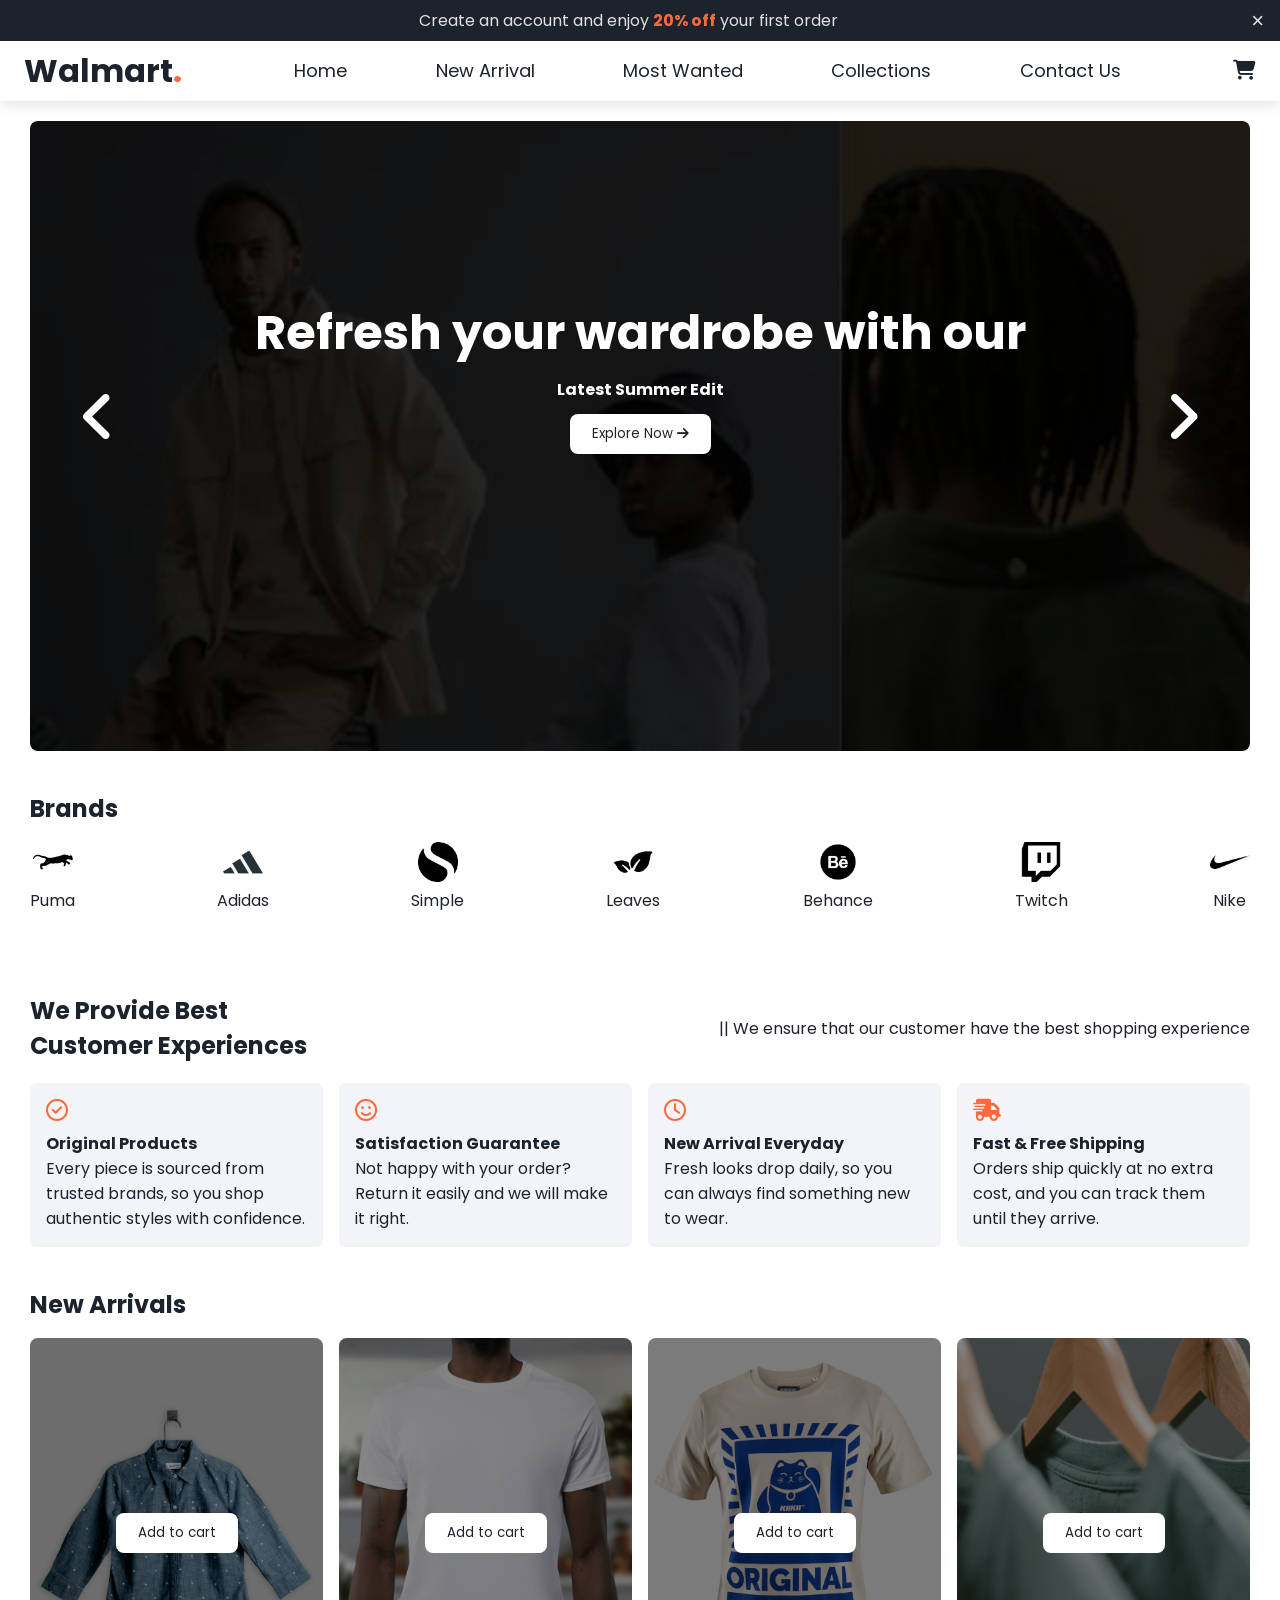
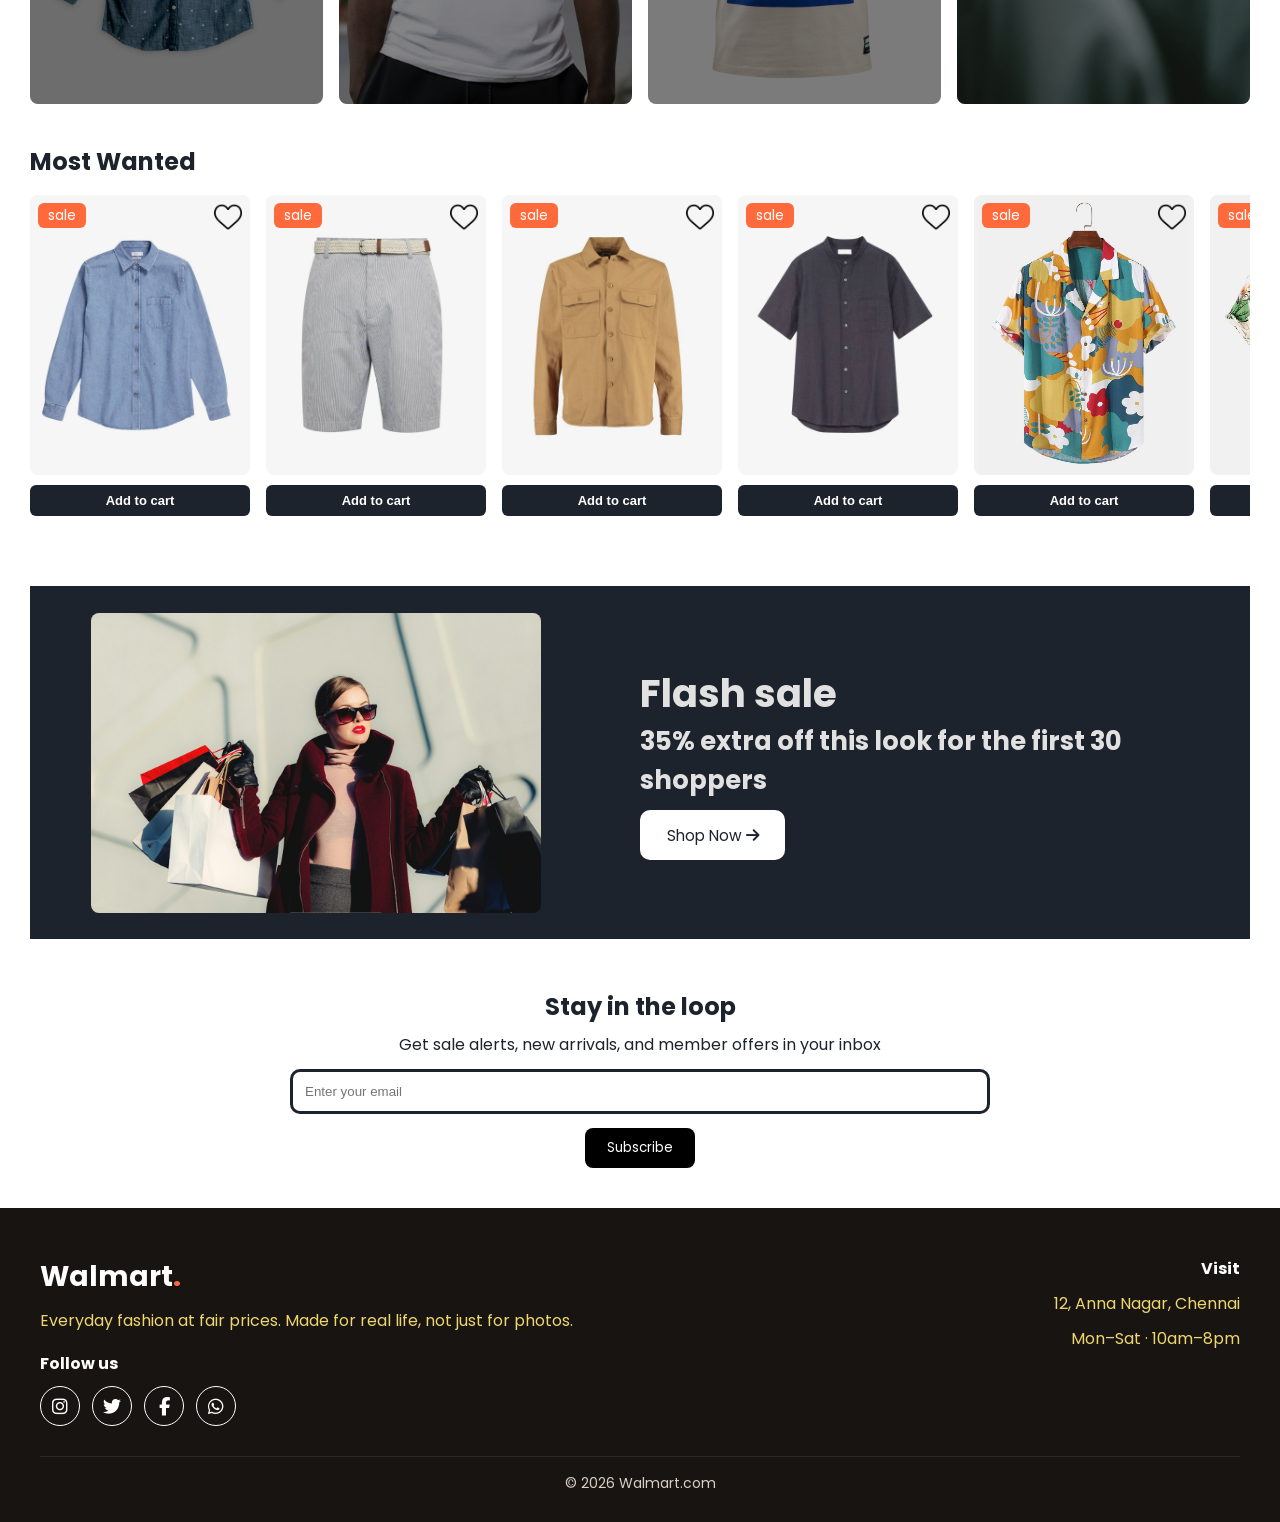
<file: index.html>
<!DOCTYPE html>
<html lang="en">
<head>
  <meta charset="UTF-8">
  <meta name="viewport" content="width=device-width, initial-scale=1.0">
  <title>Walmart | Online Shopping</title>
  <link rel="preconnect" href="https://fonts.googleapis.com">
  <link rel="preconnect" href="https://fonts.gstatic.com" crossorigin>
  <link href="https://fonts.googleapis.com/css2?family=Poppins:wght@400;500;600;700&display=swap" rel="stylesheet">
  <link rel="stylesheet" href="https://cdnjs.cloudflare.com/ajax/libs/font-awesome/6.5.1/css/all.min.css">
  <link rel="stylesheet" href="style.css">
</head>
<body>

  <!-- Offer bar at the top (can be closed with X) -->
  <div class="offer-bar" id="offerBar">
    Create an account and enjoy <strong>20% off</strong> your first order
    <button class="offer-close" id="offerClose" aria-label="Close offer">&times;</button>
  </div>

  <!-- Side menu for mobile -->
  <div class="side-navbar" id="sideNavbar">
    <button type="button" class="side-navbar-close" id="sideNavbarClose" aria-label="Close menu">&times;</button>
    <div class="side-navbar-links">
      <p class="side-navbar-link"><a href="index.html">Home</a></p>
      <p class="side-navbar-link"><a href="index.html#new-arrival">New Arrival</a></p>
      <p class="side-navbar-link"><a href="index.html#most-wanted">Most Wanted</a></p>
      <p class="side-navbar-link"><a href="collections.html">Collections</a></p>
      <p class="side-navbar-link"><a href="contact.html">Contact Us</a></p>
    </div>
  </div>
  <div class="menu-backdrop" id="menuBackdrop"></div>

  <!-- Main navigation -->
  <nav class="navbar">
    <h1>Walmart<span>.</span></h1>
    <div class="navbar-links">
      <p><a href="index.html">Home</a></p>
      <p><a href="index.html#new-arrival">New Arrival</a></p>
      <p><a href="index.html#most-wanted">Most Wanted</a></p>
      <p><a href="collections.html">Collections</a></p>
      <p><a href="contact.html">Contact Us</a></p>
    </div>
    <div class="navbar-right">
      <div class="cart-box">
        <p class="cart-notice" id="cartNotice">Added to cart</p>
        <button type="button" class="cart-btn" id="cartBtn" aria-label="Cart">
          <i class="fa-solid fa-cart-shopping"></i>
          <span class="cart-count" id="cartCount">0</span>
        </button>
        <div class="cart-panel" id="cartPanel">
          <div class="cart-panel-head">
            <h3>Your cart</h3>
            <button type="button" class="cart-panel-close" id="cartPanelClose" aria-label="Close cart">&times;</button>
          </div>
          <div class="cart-panel-list" id="cartList"></div>
          <p class="cart-panel-empty" id="cartEmpty">Your cart is empty.</p>
          <p class="cart-panel-total" id="cartTotal"></p>
          <button type="button" class="cart-clear" id="cartClear">Clear cart</button>
        </div>
      </div>
      <button type="button" class="navbar-menu-toggle" id="menuToggle" aria-label="Open menu">
        <i class="fa-solid fa-bars"></i>
      </button>
    </div>
  </nav>

  <!-- Image slider -->
  <div class="slider">
    <div class="slider-left-button" id="sliderLeft">
      <i class="fa-solid fa-angle-left"></i>
    </div>

    <div class="slider-image-container" id="sliderImages">
      <div class="slider-image">
        <img src="img/others/slider-one.jpg" alt="Summer collection">
      </div>
      <div class="slider-image">
        <img src="img/others/slider-two.jpg" alt="New styles">
      </div>
      <div class="slider-image">
        <img src="img/others/slider-three.jpg" alt="Fashion look">
      </div>
    </div>

    <div class="slider-content">
      <h1>Refresh your wardrobe with our</h1>
      <h4>Latest Summer Edit</h4>
      <a href="collections.html"><button>Explore Now <i class="fa-solid fa-arrow-right"></i></button></a>
    </div>

    <div class="slider-right-button" id="sliderRight">
      <i class="fa-solid fa-angle-right"></i>
    </div>
  </div>

  <!-- Brand logos -->
  <section class="container">
    <h2>Brands</h2>
    <div class="brands">
      <div class="brands-item">
        <img class="brands-icon" src="img/icons/puma.png" alt="Puma">
        <p>Puma</p>
      </div>
      <div class="brands-item">
        <img class="brands-icon" src="img/icons/adidas.png" alt="Adidas">
        <p>Adidas</p>
      </div>
      <div class="brands-item">
        <img class="brands-icon" src="img/icons/simple.png" alt="Simple">
        <p>Simple</p>
      </div>
      <div class="brands-item">
        <img class="brands-icon" src="img/icons/leaves.png" alt="Leaves">
        <p>Leaves</p>
      </div>
      <div class="brands-item">
        <img class="brands-icon" src="img/icons/behance.png" alt="Behance">
        <p>Behance</p>
      </div>
      <div class="brands-item">
        <img class="brands-icon" src="img/icons/twitch.png" alt="Twitch">
        <p>Twitch</p>
      </div>
      <div class="brands-item">
        <img class="brands-icon" src="img/icons/nike.png" alt="Nike">
        <p>Nike</p>
      </div>
    </div>
  </section>

  <!-- Customer experience -->
  <section class="container">
    <div class="services-top">
      <div>
        <h2>We Provide Best</h2>
        <h2>Customer Experiences</h2>
      </div>
      <p>|| We ensure that our customer have the best shopping experience</p>
    </div>

    <div class="services-cards">
      <div>
        <i class="fa-regular fa-circle-check"></i>
        <h4>Original Products</h4>
        <p>Every piece is sourced from trusted brands, so you shop authentic styles with confidence.</p>
      </div>
      <div>
        <i class="fa-regular fa-face-smile"></i>
        <h4>Satisfaction Guarantee</h4>
        <p>Not happy with your order? Return it easily and we will make it right.</p>
      </div>
      <div>
        <i class="fa-regular fa-clock"></i>
        <h4>New Arrival Everyday</h4>
        <p>Fresh looks drop daily, so you can always find something new to wear.</p>
      </div>
      <div>
        <i class="fa-solid fa-truck-fast"></i>
        <h4>Fast & Free Shipping</h4>
        <p>Orders ship quickly at no extra cost, and you can track them until they arrive.</p>
      </div>
    </div>
  </section>

  <!-- New Arrivals -->
  <section class="container" id="new-arrival">
    <h1>New Arrivals</h1>
    <div class="new-arrival">
      <div class="new-arrival-box">
        <img src="img/products/n1.jpg" alt="Sky camp shirt">
        <div class="overlay"></div>
        <button type="button" class="add-cart" data-name="Sky Camp Shirt" data-price="249">Add to cart</button>
      </div>
      <div class="new-arrival-box">
        <img src="img/products/n2.jpg" alt="Harbor knit tee">
        <div class="overlay"></div>
        <button type="button" class="add-cart" data-name="Harbor Knit" data-price="289">Add to cart</button>
      </div>
      <div class="new-arrival-box">
        <img src="img/products/n3.jpg" alt="Midnight print shirt">
        <div class="overlay"></div>
        <button type="button" class="add-cart" data-name="Midnight Shirt" data-price="320">Add to cart</button>
      </div>
      <div class="new-arrival-box">
        <img src="img/products/n4.jpg" alt="Ivory stacked tees">
        <div class="overlay"></div>
        <button type="button" class="add-cart" data-name="Ivory Resort Shirt" data-price="365">Add to cart</button>
      </div>
    </div>
  </section>

  <!-- Most Wanted -->
  <section class="container" id="most-wanted">
    <h1>Most Wanted</h1>
    <div class="most-wanted">
      <div class="most-wanted-box">
        <div class="most-wanted-img">
          <img src="img/products/n5.jpg" alt="Most wanted 1">
          <p class="sale-badge">sale</p>
          <img class="like-button" src="img/icons/blackheart.png" alt="Like">
        </div>
        <button type="button" class="add-cart" data-name="Cedar Work Shirt" data-price="399">Add to cart</button>
      </div>
      <div class="most-wanted-box">
        <div class="most-wanted-img">
          <img src="img/products/n6.jpg" alt="Most wanted 2">
          <p class="sale-badge">sale</p>
          <img class="like-button" src="img/icons/blackheart.png" alt="Like">
        </div>
        <button type="button" class="add-cart" data-name="Olive Weekend Shirt" data-price="420">Add to cart</button>
      </div>
      <div class="most-wanted-box">
        <div class="most-wanted-img">
          <img src="img/products/n7.jpg" alt="Most wanted 3">
          <p class="sale-badge">sale</p>
          <img class="like-button" src="img/icons/blackheart.png" alt="Like">
        </div>
        <button type="button" class="add-cart" data-name="Ink Stripe Shirt" data-price="450">Add to cart</button>
      </div>
      <div class="most-wanted-box">
        <div class="most-wanted-img">
          <img src="img/products/n8.jpg" alt="Most wanted 4">
          <p class="sale-badge">sale</p>
          <img class="like-button" src="img/icons/blackheart.png" alt="Like">
        </div>
        <button type="button" class="add-cart" data-name="Sand Travel Shirt" data-price="480">Add to cart</button>
      </div>
      <div class="most-wanted-box">
        <div class="most-wanted-img">
          <img src="img/products/f1.jpg" alt="Most wanted 5">
          <p class="sale-badge">sale</p>
          <img class="like-button" src="img/icons/blackheart.png" alt="Like">
        </div>
        <button type="button" class="add-cart" data-name="Floral Summer Shirt" data-price="220">Add to cart</button>
      </div>
      <div class="most-wanted-box">
        <div class="most-wanted-img">
          <img src="img/products/f2.jpg" alt="Most wanted 6">
          <p class="sale-badge">sale</p>
          <img class="like-button" src="img/icons/blackheart.png" alt="Like">
        </div>
        <button type="button" class="add-cart" data-name="Summer Green" data-price="260">Add to cart</button>
      </div>
      <div class="most-wanted-box">
        <div class="most-wanted-img">
          <img src="img/products/f3.jpg" alt="Most wanted 7">
          <p class="sale-badge">sale</p>
          <img class="like-button" src="img/icons/blackheart.png" alt="Like">
        </div>
        <button type="button" class="add-cart" data-name="Party Floral Shirt" data-price="399">Add to cart</button>
      </div>
      <div class="most-wanted-box">
        <div class="most-wanted-img">
          <img src="img/products/f4.jpg" alt="Most wanted 8">
          <p class="sale-badge">sale</p>
          <img class="like-button" src="img/icons/blackheart.png" alt="Like">
        </div>
        <button type="button" class="add-cart" data-name="Beach Floral Shirt" data-price="399">Add to cart</button>
      </div>
    </div>
  </section>

  <!-- Limited offer -->
  <section class="limited-offer">
    <div class="limited-offer-img">
      <img src="img/others/offer.jpg?v=2" alt="Shopper choosing a new look">
    </div>
    <div class="limited-offer-text">
      <h2>Flash sale</h2>
      <h4>35% extra off this look for the first 30 shoppers</h4>
      <a href="collections.html"><button>Shop Now <i class="fa-solid fa-arrow-right"></i></button></a>
    </div>
  </section>

  <!-- Newsletter -->
  <section class="news">
    <h2>Stay in the loop</h2>
    <p>Get sale alerts, new arrivals, and member offers in your inbox</p>
    <form id="newsForm" novalidate>
      <div class="form-group">
        <input type="email" id="newsEmail" placeholder="Enter your email">
        <p class="error" id="newsEmailError"></p>
      </div>
      <button type="submit">Subscribe</button>
    </form>
  </section>

  <!-- Footer -->
  <footer class="footer">
    <div class="footer-top">
      <div class="footer-box">
        <a class="footer-logo" href="index.html">Walmart<span>.</span></a>
        <p>Everyday fashion at fair prices. Made for real life, not just for photos.</p>
        <h4>Follow us</h4>
        <div class="footer-social">
          <a href="#" aria-label="Instagram"><i class="fa-brands fa-instagram"></i></a>
          <a href="#" aria-label="Twitter"><i class="fa-brands fa-twitter"></i></a>
          <a href="#" aria-label="Facebook"><i class="fa-brands fa-facebook-f"></i></a>
          <a href="#" aria-label="WhatsApp"><i class="fa-brands fa-whatsapp"></i></a>
        </div>
      </div>
      <div class="footer-box footer-visit">
        <h4>Visit</h4>
        <p>12, Anna Nagar, Chennai</p>
        <p>Mon–Sat · 10am–8pm</p>
      </div>
    </div>
    <p class="copy">© 2026 Walmart.com</p>
  </footer>

  <script src="script.js"></script>
</body>
</html>
</file>
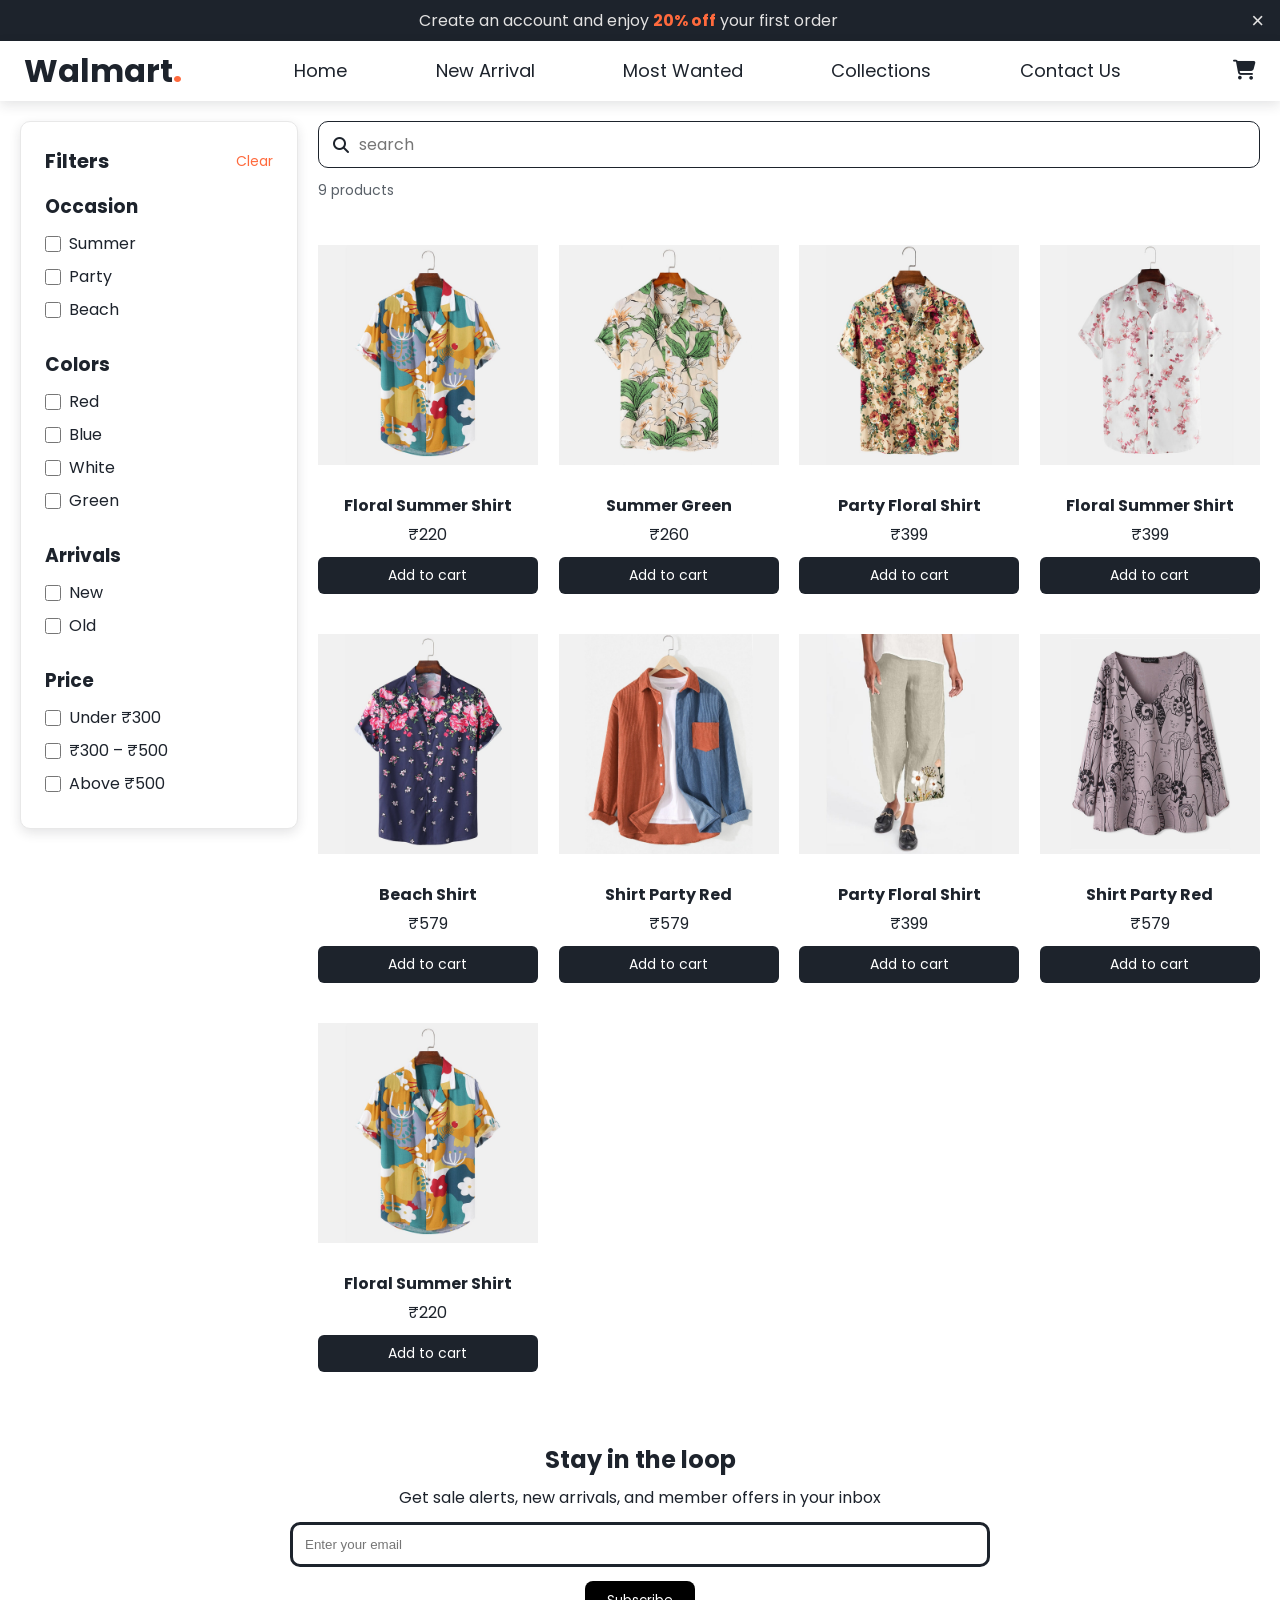
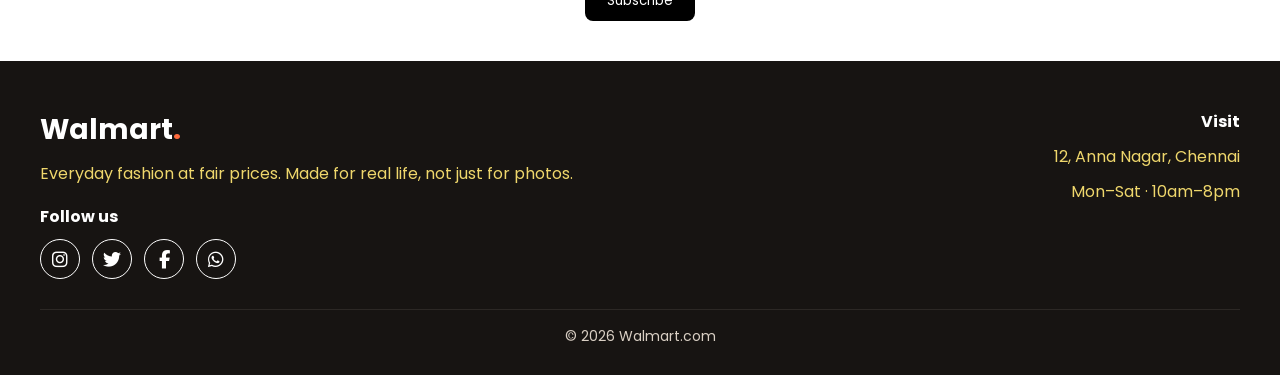
<file: collections.html>
<!DOCTYPE html>
<html lang="en">
<head>
  <meta charset="UTF-8">
  <meta name="viewport" content="width=device-width, initial-scale=1.0">
  <title>Collections</title>
  <link rel="preconnect" href="https://fonts.googleapis.com">
  <link rel="preconnect" href="https://fonts.gstatic.com" crossorigin>
  <link href="https://fonts.googleapis.com/css2?family=Poppins:wght@400;500;600;700&display=swap" rel="stylesheet">
  <link rel="stylesheet" href="https://cdnjs.cloudflare.com/ajax/libs/font-awesome/6.5.1/css/all.min.css">
  <link rel="stylesheet" href="style.css">
</head>
<body>

  <div class="offer-bar" id="offerBar">
    Create an account and enjoy <strong>20% off</strong> your first order
    <button class="offer-close" id="offerClose" aria-label="Close offer">&times;</button>
  </div>

  <div class="side-navbar" id="sideNavbar">
    <button type="button" class="side-navbar-close" id="sideNavbarClose" aria-label="Close menu">&times;</button>
    <div class="side-navbar-links">
      <p class="side-navbar-link"><a href="index.html">Home</a></p>
      <p class="side-navbar-link"><a href="index.html#new-arrival">New Arrival</a></p>
      <p class="side-navbar-link"><a href="index.html#most-wanted">Most Wanted</a></p>
      <p class="side-navbar-link"><a href="collections.html">Collections</a></p>
      <p class="side-navbar-link"><a href="contact.html">Contact Us</a></p>
    </div>
  </div>
  <div class="menu-backdrop" id="menuBackdrop"></div>

  <nav class="navbar">
    <h1>Walmart<span>.</span></h1>
    <div class="navbar-links">
      <p><a href="index.html">Home</a></p>
      <p><a href="index.html#new-arrival">New Arrival</a></p>
      <p><a href="index.html#most-wanted">Most Wanted</a></p>
      <p><a href="collections.html">Collections</a></p>
      <p><a href="contact.html">Contact Us</a></p>
    </div>
    <div class="navbar-right">
      <div class="cart-box">
        <p class="cart-notice" id="cartNotice">Added to cart</p>
        <button type="button" class="cart-btn" id="cartBtn" aria-label="Cart">
          <i class="fa-solid fa-cart-shopping"></i>
          <span class="cart-count" id="cartCount">0</span>
        </button>
        <div class="cart-panel" id="cartPanel">
          <div class="cart-panel-head">
            <h3>Your cart</h3>
            <button type="button" class="cart-panel-close" id="cartPanelClose" aria-label="Close cart">&times;</button>
          </div>
          <div class="cart-panel-list" id="cartList"></div>
          <p class="cart-panel-empty" id="cartEmpty">Your cart is empty.</p>
          <p class="cart-panel-total" id="cartTotal"></p>
          <button type="button" class="cart-clear" id="cartClear">Clear cart</button>
        </div>
      </div>
      <button type="button" class="navbar-menu-toggle" id="menuToggle" aria-label="Open menu">
        <i class="fa-solid fa-bars"></i>
      </button>
    </div>
  </nav>

  <section class="divide-section">

    <!-- Left side: filters -->
    <aside class="filter-section">
      <div class="filters-top">
        <h2>Filters</h2>
        <button type="button" class="clear-filters" id="clearFilters">Clear</button>
      </div>

      <div class="filter-group">
        <h3>Occasion</h3>
        <label><input type="checkbox" name="occasion" value="summer"> Summer</label>
        <label><input type="checkbox" name="occasion" value="party"> Party</label>
        <label><input type="checkbox" name="occasion" value="beach"> Beach</label>
      </div>

      <div class="filter-group">
        <h3>Colors</h3>
        <label><input type="checkbox" name="color" value="red"> Red</label>
        <label><input type="checkbox" name="color" value="blue"> Blue</label>
        <label><input type="checkbox" name="color" value="white"> White</label>
        <label><input type="checkbox" name="color" value="green"> Green</label>
      </div>

      <div class="filter-group">
        <h3>Arrivals</h3>
        <label><input type="checkbox" name="arrival" value="new"> New</label>
        <label><input type="checkbox" name="arrival" value="old"> Old</label>
      </div>

      <div class="filter-group">
        <h3>Price</h3>
        <label><input type="checkbox" name="price" value="under300"> Under ₹300</label>
        <label><input type="checkbox" name="price" value="300to500"> ₹300 – ₹500</label>
        <label><input type="checkbox" name="price" value="above500"> Above ₹500</label>
      </div>
    </aside>

    <!-- Right side: search + products -->
    <div class="product-section">
      <div class="navbar-search">
        <i class="fa-solid fa-magnifying-glass"></i>
        <input type="search" id="searchInput" placeholder="search">
      </div>
      <p class="result-count" id="resultCount"></p>

      <div class="products" id="products"></div>
      <p class="empty-products" id="noProducts">No products match this filter. Try another option or clear filters.</p>
    </div>

  </section>

  <section class="news">
    <h2>Stay in the loop</h2>
    <p>Get sale alerts, new arrivals, and member offers in your inbox</p>
    <form id="newsForm" novalidate>
      <div class="form-group">
        <input type="email" id="newsEmail" placeholder="Enter your email">
        <p class="error" id="newsEmailError"></p>
      </div>
      <button type="submit">Subscribe</button>
    </form>
  </section>

  <footer class="footer">
    <div class="footer-top">
      <div class="footer-box">
        <a class="footer-logo" href="index.html">Walmart<span>.</span></a>
        <p>Everyday fashion at fair prices. Made for real life, not just for photos.</p>
        <h4>Follow us</h4>
        <div class="footer-social">
          <a href="#" aria-label="Instagram"><i class="fa-brands fa-instagram"></i></a>
          <a href="#" aria-label="Twitter"><i class="fa-brands fa-twitter"></i></a>
          <a href="#" aria-label="Facebook"><i class="fa-brands fa-facebook-f"></i></a>
          <a href="#" aria-label="WhatsApp"><i class="fa-brands fa-whatsapp"></i></a>
        </div>
      </div>
      <div class="footer-box footer-visit">
        <h4>Visit</h4>
        <p>12, Anna Nagar, Chennai</p>
        <p>Mon–Sat · 10am–8pm</p>
      </div>
    </div>
    <p class="copy">© 2026 Walmart.com</p>
  </footer>

  <script src="script.js"></script>
</body>
</html>
</file>
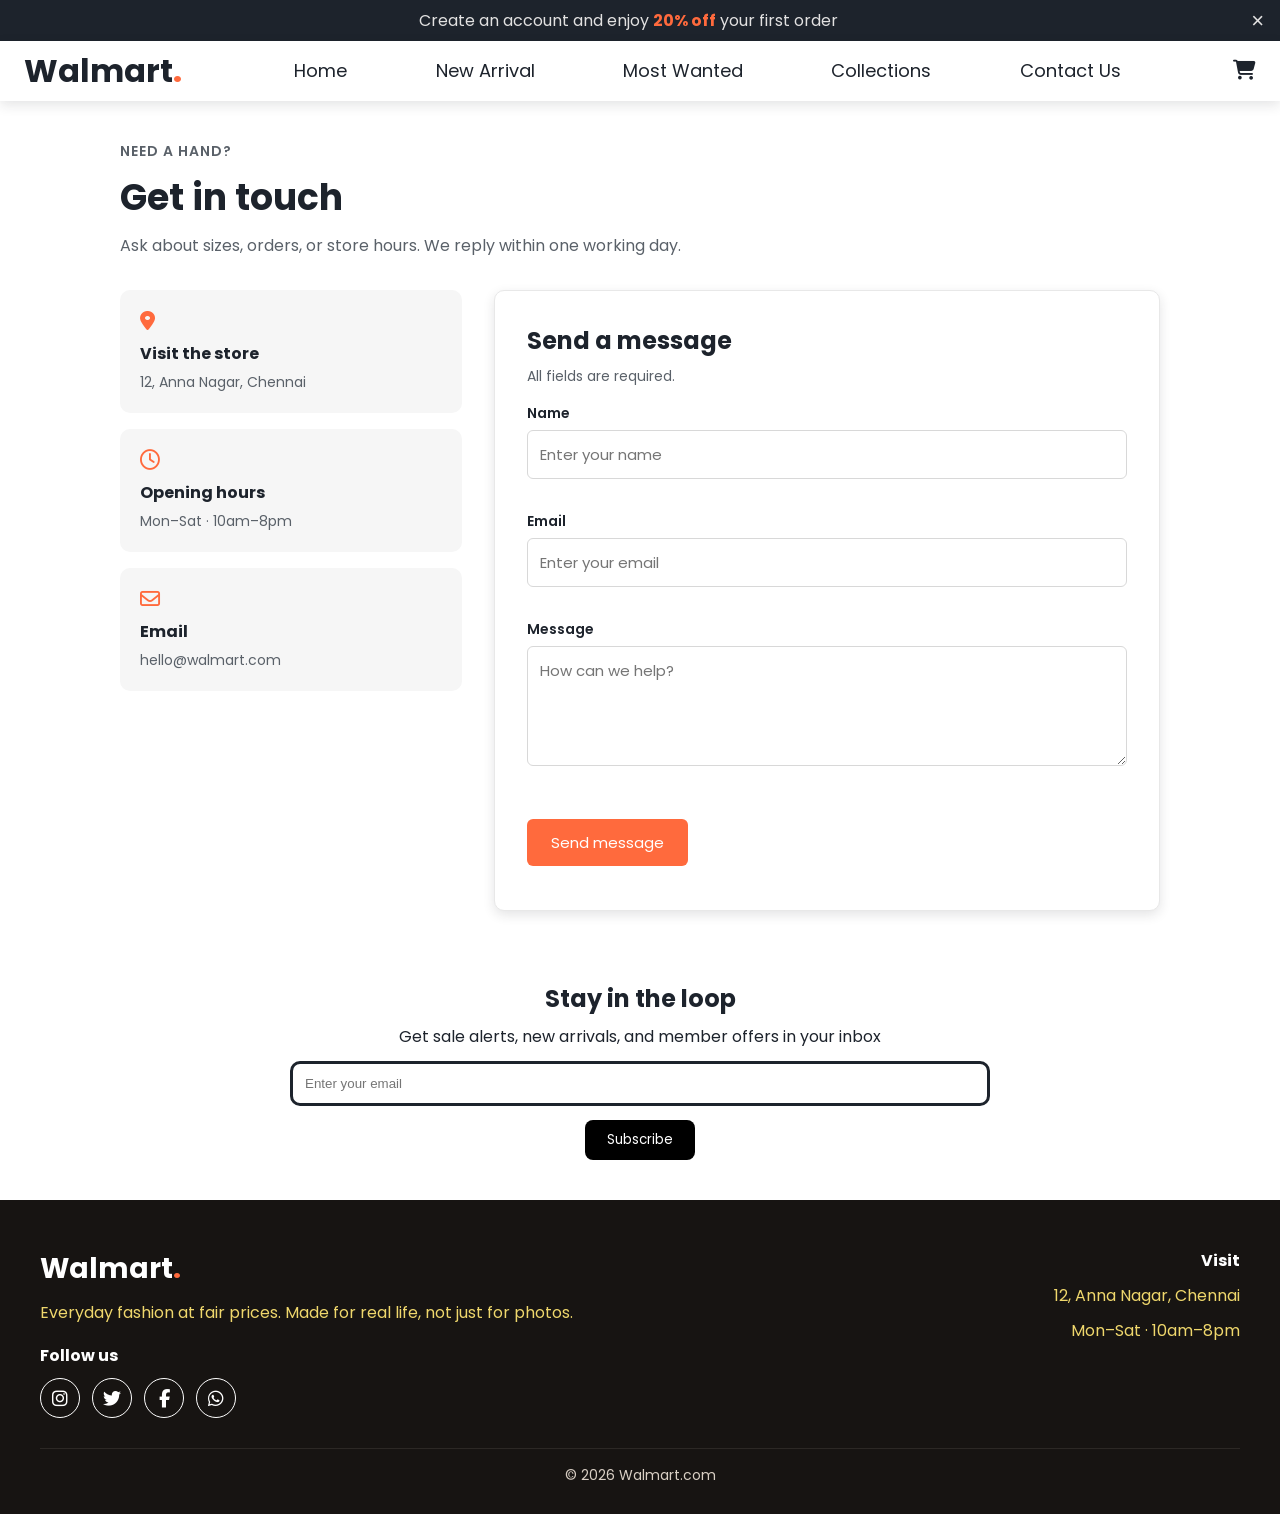
<file: contact.html>
<!DOCTYPE html>
<html lang="en">
<head>
  <meta charset="UTF-8">
  <meta name="viewport" content="width=device-width, initial-scale=1.0">
  <title>Contact Us</title>
  <link rel="preconnect" href="https://fonts.googleapis.com">
  <link rel="preconnect" href="https://fonts.gstatic.com" crossorigin>
  <link href="https://fonts.googleapis.com/css2?family=Poppins:wght@400;500;600;700&display=swap" rel="stylesheet">
  <link rel="stylesheet" href="https://cdnjs.cloudflare.com/ajax/libs/font-awesome/6.5.1/css/all.min.css">
  <link rel="stylesheet" href="style.css">
</head>
<body>

  <div class="offer-bar" id="offerBar">
    Create an account and enjoy <strong>20% off</strong> your first order
    <button class="offer-close" id="offerClose" aria-label="Close offer">&times;</button>
  </div>

  <div class="side-navbar" id="sideNavbar">
    <button type="button" class="side-navbar-close" id="sideNavbarClose" aria-label="Close menu">&times;</button>
    <div class="side-navbar-links">
      <p class="side-navbar-link"><a href="index.html">Home</a></p>
      <p class="side-navbar-link"><a href="index.html#new-arrival">New Arrival</a></p>
      <p class="side-navbar-link"><a href="index.html#most-wanted">Most Wanted</a></p>
      <p class="side-navbar-link"><a href="collections.html">Collections</a></p>
      <p class="side-navbar-link"><a href="contact.html">Contact Us</a></p>
    </div>
  </div>
  <div class="menu-backdrop" id="menuBackdrop"></div>

  <nav class="navbar">
    <h1>Walmart<span>.</span></h1>
    <div class="navbar-links">
      <p><a href="index.html">Home</a></p>
      <p><a href="index.html#new-arrival">New Arrival</a></p>
      <p><a href="index.html#most-wanted">Most Wanted</a></p>
      <p><a href="collections.html">Collections</a></p>
      <p><a href="contact.html">Contact Us</a></p>
    </div>
    <div class="navbar-right">
      <div class="cart-box">
        <p class="cart-notice" id="cartNotice">Added to cart</p>
        <button type="button" class="cart-btn" id="cartBtn" aria-label="Cart">
          <i class="fa-solid fa-cart-shopping"></i>
          <span class="cart-count" id="cartCount">0</span>
        </button>
        <div class="cart-panel" id="cartPanel">
          <div class="cart-panel-head">
            <h3>Your cart</h3>
            <button type="button" class="cart-panel-close" id="cartPanelClose" aria-label="Close cart">&times;</button>
          </div>
          <div class="cart-panel-list" id="cartList"></div>
          <p class="cart-panel-empty" id="cartEmpty">Your cart is empty.</p>
          <p class="cart-panel-total" id="cartTotal"></p>
          <button type="button" class="cart-clear" id="cartClear">Clear cart</button>
        </div>
      </div>
      <button type="button" class="navbar-menu-toggle" id="menuToggle" aria-label="Open menu">
        <i class="fa-solid fa-bars"></i>
      </button>
    </div>
  </nav>

  <section class="contact-page">
    <div class="contact-intro">
      <p class="contact-kicker">Need a hand?</p>
      <h1>Get in touch</h1>
      <p>Ask about sizes, orders, or store hours. We reply within one working day.</p>
    </div>

    <div class="contact-layout">
      <div class="contact-info">
        <div class="contact-card">
          <i class="fa-solid fa-location-dot"></i>
          <h3>Visit the store</h3>
          <p>12, Anna Nagar, Chennai</p>
        </div>
        <div class="contact-card">
          <i class="fa-regular fa-clock"></i>
          <h3>Opening hours</h3>
          <p>Mon–Sat · 10am–8pm</p>
        </div>
        <div class="contact-card">
          <i class="fa-regular fa-envelope"></i>
          <h3>Email</h3>
          <p>hello@walmart.com</p>
        </div>
      </div>

      <form class="contact-form" id="contactForm" novalidate autocomplete="off">
        <h2>Send a message</h2>
        <p class="subtitle">All fields are required.</p>

        <div class="form-group">
          <label for="contactName">Name</label>
          <input type="text" id="contactName" placeholder="Enter your name">
          <p class="error" id="nameError"></p>
        </div>

        <div class="form-group">
          <label for="contactEmail">Email</label>
          <input type="email" id="contactEmail" placeholder="Enter your email">
          <p class="error" id="emailError"></p>
        </div>

        <div class="form-group">
          <label for="contactMessage">Message</label>
          <textarea id="contactMessage" placeholder="How can we help?"></textarea>
          <p class="error" id="messageError"></p>
        </div>

        <button type="submit">Send message</button>
        <p id="contactMessageText"></p>
      </form>
    </div>
  </section>

  <section class="news">
    <h2>Stay in the loop</h2>
    <p>Get sale alerts, new arrivals, and member offers in your inbox</p>
    <form id="newsForm" novalidate>
      <div class="form-group">
        <input type="email" id="newsEmail" placeholder="Enter your email">
        <p class="error" id="newsEmailError"></p>
      </div>
      <button type="submit">Subscribe</button>
    </form>
  </section>

  <footer class="footer">
    <div class="footer-top">
      <div class="footer-box">
        <a class="footer-logo" href="index.html">Walmart<span>.</span></a>
        <p>Everyday fashion at fair prices. Made for real life, not just for photos.</p>
        <h4>Follow us</h4>
        <div class="footer-social">
          <a href="#" aria-label="Instagram"><i class="fa-brands fa-instagram"></i></a>
          <a href="#" aria-label="Twitter"><i class="fa-brands fa-twitter"></i></a>
          <a href="#" aria-label="Facebook"><i class="fa-brands fa-facebook-f"></i></a>
          <a href="#" aria-label="WhatsApp"><i class="fa-brands fa-whatsapp"></i></a>
        </div>
      </div>
      <div class="footer-box footer-visit">
        <h4>Visit</h4>
        <p>12, Anna Nagar, Chennai</p>
        <p>Mon–Sat · 10am–8pm</p>
      </div>
    </div>
    <p class="copy">© 2026 Walmart.com</p>
  </footer>

  <div class="popup-overlay" id="successPopup" role="dialog" aria-modal="true" aria-labelledby="popupTitle">
    <div class="popup-box">
      <button type="button" class="popup-close" id="closePopup" aria-label="Close">&times;</button>
      <div class="popup-icon">&#10003;</div>
      <h2 id="popupTitle">Message sent</h2>
      <p id="popupText"></p>
    </div>
  </div>

  <script src="script.js"></script>
</body>
</html>
</file>
<file: style.css>
* {
  margin: 0;
  padding: 0;
  box-sizing: border-box;
}

html {
  scroll-behavior: smooth;
}

body {
  font-family: "Poppins", sans-serif;
  color: #1d232c;
  background-color: #ffffff;
  overflow-x: hidden;
}

a {
  text-decoration: none;
  color: inherit;
}

img {
  max-width: 100%;
  display: block;
}

.container {
  padding: 20px 30px;
}

/* ---------- Offer bar ---------- */
.offer-bar {
  background-color: #1d232c;
  color: #e2e1e1;
  padding: 8px 40px 8px 16px;
  text-align: center;
  position: relative;
}

.offer-bar strong {
  color: #ff6a3d;
}

.offer-close {
  position: absolute;
  right: 16px;
  top: 50%;
  transform: translateY(-50%);
  background: none;
  border: none;
  color: #e2e1e1;
  font-size: 22px;
  cursor: pointer;
}

/* ---------- Side navbar (hidden until hamburger is clicked) ---------- */
.menu-backdrop {
  display: none;
  position: fixed;
  top: 0;
  left: 0;
  width: 100%;
  height: 100%;
  background-color: rgba(0, 0, 0, 0.45);
  z-index: 110;
}

.menu-backdrop.show {
  display: block;
}

.side-navbar {
  position: fixed;
  top: 0;
  left: -100%;
  width: 70%;
  max-width: 320px;
  height: 100%;
  background-color: #1d232c;
  color: #e2e1e1;
  padding: 20px;
  z-index: 120;
  transition: left 0.4s ease;
}

.side-navbar.open {
  left: 0;
}

.side-navbar-close {
  display: block;
  width: 100%;
  text-align: right;
  font-size: 32px;
  cursor: pointer;
  line-height: 1;
  padding: 4px 0;
  border: none;
  background: none;
  color: inherit;
  font-family: inherit;
}

.side-navbar-link {
  margin: 24px 0;
}

.side-navbar-links a:hover {
  color: #ff6a3d;
  text-decoration: underline;
}

/* ---------- Navbar ---------- */
.navbar {
  display: flex;
  align-items: center;
  gap: 24px;
  position: sticky;
  top: 0;
  z-index: 40;
  background-color: #ffffff;
  padding: 14px 24px;
  box-shadow: 0 4px 12px rgba(29, 35, 44, 0.12);
}

.navbar h1 {
  flex-shrink: 0;
  margin: 0;
  font-size: 32px;
  line-height: 1;
}

.navbar h1 span,
.footer-logo span {
  color: #ff6a3d;
}

.navbar-links {
  flex: 1;
  display: flex;
  align-items: center;
  justify-content: space-evenly;
  margin: 0;
  font-size: 18px;
}

.navbar-links p {
  margin: 0;
  line-height: 1;
}

.navbar-links a {
  display: inline-block;
  line-height: 1;
}

.navbar-links a:hover {
  color: #ff6a3d;
  text-decoration: underline;
}

.navbar-right {
  flex-shrink: 0;
  display: flex;
  align-items: center;
  gap: 16px;
  margin-left: auto;
}

.cart-box {
  position: relative;
}

.cart-btn {
  position: relative;
  border: none;
  background: none;
  font-size: 20px;
  color: #1d232c;
  cursor: pointer;
}

.cart-count {
  display: none;
  position: absolute;
  top: -8px;
  right: -10px;
  min-width: 18px;
  height: 18px;
  padding: 0 4px;
  border-radius: 9px;
  background-color: #ff6a3d;
  color: #ffffff;
  font-size: 11px;
  font-weight: 700;
  line-height: 18px;
  text-align: center;
}

.cart-count.show {
  display: block;
}

.cart-notice {
  position: absolute;
  right: 0;
  bottom: calc(100% + 10px);
  display: none;
  padding: 8px 12px;
  border-radius: 6px;
  background-color: #1d232c;
  color: #ffffff;
  font-size: 13px;
  white-space: nowrap;
  z-index: 30;
}

.cart-notice.show {
  display: block;
  cursor: pointer;
}

.cart-panel {
  display: none;
  position: absolute;
  right: 0;
  top: calc(100% + 12px);
  width: 280px;
  max-height: 70vh;
  overflow: auto;
  padding: 16px;
  background-color: #ffffff;
  color: #1d232c;
  border: 1px solid #e8e8e8;
  border-radius: 10px;
  box-shadow: 0 4px 12px rgba(29, 35, 44, 0.12);
  z-index: 50;
  text-align: left;
}

.cart-panel.open {
  display: block;
}

.cart-panel-head {
  display: flex;
  justify-content: space-between;
  align-items: center;
  margin-bottom: 12px;
}

.cart-panel-head h3 {
  font-size: 16px;
}

.cart-panel-close {
  border: none;
  background: none;
  font-size: 24px;
  line-height: 1;
  cursor: pointer;
  color: #1d232c;
}

.cart-item {
  padding: 10px 0;
  border-bottom: 1px solid #eee;
  font-size: 13px;
}

.cart-item-name {
  font-weight: 600;
  margin-bottom: 4px;
}

.cart-item-row {
  display: flex;
  justify-content: space-between;
  align-items: center;
  gap: 8px;
}

.qty-box {
  display: flex;
  align-items: center;
  gap: 8px;
}

.qty-box button {
  width: 28px;
  height: 28px;
  border: 1px solid #d8d8d8;
  border-radius: 6px;
  background-color: #ffffff;
  color: #1d232c;
  font-size: 16px;
  line-height: 1;
  cursor: pointer;
  font-family: inherit;
}

.qty-box button:hover {
  border-color: #ff6a3d;
  color: #ff6a3d;
}

.qty-box span {
  min-width: 18px;
  text-align: center;
  font-weight: 600;
}

.cart-panel-empty {
  display: none;
  font-size: 13px;
  color: #5a6169;
}

.cart-panel-empty.show {
  display: block;
}

.cart-panel-total {
  margin-top: 12px;
  font-weight: 600;
}

.cart-clear {
  margin-top: 12px;
  width: 100%;
  padding: 8px 12px;
  border: none;
  border-radius: 6px;
  background-color: #1d232c;
  color: #ffffff;
  font-family: inherit;
  cursor: pointer;
}

.cart-clear:hover {
  background-color: #ff6a3d;
}

.navbar-menu-toggle {
  display: none;
  font-size: 22px;
  cursor: pointer;
  padding: 8px;
  border: none;
  background: none;
  color: inherit;
  font-family: inherit;
  line-height: 1;
}

/* ---------- Slider ---------- */
.slider {
  overflow: hidden;
  width: auto;
  position: relative;
  margin: 20px 30px;
  border-radius: 8px;
}

.slider-image-container {
  display: flex;
  width: 300%;
  transition: 0.8s;
}

.slider-image {
  width: 33.333%;
  flex: 0 0 33.333%;
  min-width: 0;
}

.slider-image img {
  width: 100%;
  height: 70vh;
  object-fit: cover;
  filter: brightness(0.55);
}

.slider-left-button,
.slider-right-button {
  position: absolute;
  top: 40%;
  z-index: 2;
  color: #ffffff;
  font-size: 60px;
  cursor: pointer;
}

.slider-left-button {
  left: 4%;
}

.slider-right-button {
  right: 4%;
}

.slider-content {
  position: absolute;
  top: 28%;
  width: 100%;
  text-align: center;
  color: #ffffff;
}

.slider-content h1 {
  font-size: 48px;
}

.slider-content h4 {
  margin-top: 8px;
}

.slider-content button,
.limited-offer button,
.news button,
.new-arrival-box button {
  margin-top: 12px;
  padding: 10px 22px;
  border: none;
  border-radius: 8px;
  background-color: #ffffff;
  color: #1d232c;
  font-family: inherit;
  cursor: pointer;
}

.slider-content button:hover,
.new-arrival-box button:hover {
  background-color: #ff6a3d;
  color: #ffffff;
}

/* ---------- Brands ---------- */
.brands {
  display: flex;
  justify-content: space-between;
  flex-wrap: wrap;
  gap: 16px;
  margin-top: 16px;
}

.brands-item {
  text-align: center;
}

.brands-icon {
  width: 40px;
  margin: 0 auto 6px auto;
}

/* ---------- Services ---------- */
.services-top {
  display: flex;
  justify-content: space-between;
  align-items: center;
  gap: 20px;
  margin: 40px 0 20px 0;
}

.services-cards {
  display: flex;
  gap: 16px;
}

.services-cards div {
  background-color: #f2f4f7;
  border-radius: 6px;
  padding: 16px;
  flex: 1;
}

.services-cards i {
  font-size: 22px;
  margin-bottom: 10px;
  color: #ff6a3d;
}

/* ---------- New arrivals ---------- */
.new-arrival {
  display: flex;
  gap: 16px;
  margin-top: 16px;
}

.new-arrival-box {
  position: relative;
  flex: 1;
}

.new-arrival-box img {
  width: 100%;
  height: auto;
  aspect-ratio: 4 / 5;
  object-fit: cover;
  object-position: center;
  border-radius: 8px;
}

.overlay {
  position: absolute;
  inset: 0;
  background-color: #000000;
  opacity: 0.45;
  border-radius: 8px;
}

.new-arrival-box button {
  position: absolute;
  top: 50%;
  left: 50%;
  transform: translate(-50%, -50%);
  z-index: 2;
}

/* ---------- Most wanted ---------- */
.most-wanted {
  display: flex;
  gap: 16px;
  margin-top: 16px;
  overflow-x: auto;
}

.most-wanted::-webkit-scrollbar {
  display: none;
}

.most-wanted-box {
  min-width: 220px;
}

.most-wanted-img {
  position: relative;
}

.most-wanted-img img:first-child {
  width: 220px;
  height: 280px;
  object-fit: cover;
  border-radius: 8px;
}

.sale-badge {
  position: absolute;
  top: 8px;
  left: 8px;
  background-color: #ff6a3d;
  color: #ffffff;
  padding: 2px 10px;
  border-radius: 6px;
  font-size: 14px;
}

.like-button {
  position: absolute;
  top: 8px;
  right: 8px;
  width: 28px;
  cursor: pointer;
}

.most-wanted-box .add-cart {
  display: block;
  width: 220px;
  margin-top: 10px;
  padding: 8px 12px;
  border: none;
  border-radius: 6px;
  background-color: #1d232c;
  color: #ffffff;
  font-size: 13px;
  font-weight: 600;
  cursor: pointer;
}

/* ---------- Limited offer (same as reference site) ---------- */
.limited-offer {
  display: flex;
  justify-content: center;
  align-items: center;
  background-color: #1d232c;
  color: #e2e1e1;
  padding: 20px;
  margin-top: 50px;
  margin-left: 30px;
  margin-right: 30px;
  font-size: clamp(14px, 2vw, 28px);
}

.limited-offer-img {
  flex: 1;
  min-width: 0;
  display: flex;
  align-items: center;
  justify-content: center;
}

.limited-offer-img img {
  width: auto;
  max-width: 100%;
  height: 300px;
  object-fit: cover;
  object-position: center;
  border-radius: 8px;
  display: block;
}

.limited-offer-text {
  flex: 1;
  min-width: 0;
  padding: 5%;
}

.limited-offer-text h2,
.limited-offer-text h4 {
  color: #e2e1e1;
}

.limited-offer button {
  padding: 2.5% 5%;
  margin-top: 10px;
  font-size: clamp(12px, 1.2vw, 18px);
  color: #1d232c;
  border: none;
  border-radius: 10px;
  background-color: #ffffff;
}

.limited-offer button:hover {
  background-color: #ff6a3d;
  color: #ffffff;
}

/* ---------- Newsletter ---------- */
.news {
  margin-top: 50px;
  text-align: center;
  padding: 0 20px;
}

.news > p {
  margin: 8px 0 12px 0;
}

.news input {
  width: 100%;
  padding: 12px;
  border: 3px solid #1d232c;
  border-radius: 10px;
}

.news button {
  background-color: black;
  color: #ffffff;
  margin-top: 14px;
}

.news button:hover {
  background-color: #ff6a3d;
  color: white
}

/* ---------- Footer ---------- */
.footer {
  background-color: #171412;
  color: #d9cfc4;
  padding: 48px 40px 28px 40px;
  margin-top: 40px;
}

.footer-top {
  display: flex;
  justify-content: space-between;
  align-items: flex-start;
  gap: 30px;
}

.footer-box {
  width: 48%;
}

.footer-box p {
  margin-top: 10px;
  color: #efd76c;
}

.footer-logo {
  font-size: 28px;
  font-weight: 700;
  color: #ffffff;
}

.footer h4 {
  color: #ffffff;
  margin-top: 18px;
  margin-bottom: 10px;
}

.footer-visit {
  text-align: right;
  width: 30%;
}

.footer-visit h4 {
  margin-top: 0;
}

.footer-social {
  display: flex;
  gap: 12px;
  margin-top: 10px;
}

.footer-social a {
  width: 40px;
  height: 40px;
  border: 1px solid #ffffff;
  border-radius: 50%;
  color: #ffffff;
  font-size: 18px;
  text-align: center;
  line-height: 40px;
}

.footer-social a:hover {
  background-color: #ff6a3d;
  border-color: #ff6a3d;
  color: #ffffff;
}

.copy {
  width: 100%;
  border-top: 1px solid #2c2825;
  padding-top: 16px;
  margin-top: 30px;
  font-size: 14px;
  text-align: center;
}

/* ---------- Collections page ---------- */
.divide-section {
  display: flex;
  align-items: flex-start;
  min-height: 70vh;
}

.filter-section {
  width: 22%;
  min-width: 200px;
  margin: 20px 0 20px 20px;
  padding: 24px;
  background-color: #ffffff;
  border: 1px solid #e8e8e8;
  border-radius: 10px;
  box-shadow: 0 4px 12px rgba(29, 35, 44, 0.12);
}

.filters-top {
  display: flex;
  justify-content: space-between;
  align-items: center;
  margin-bottom: 16px;
}

.filters-top h2 {
  font-size: 20px;
}

.clear-filters {
  border: none;
  background: none;
  color: #ff6a3d;
  font-family: inherit;
  font-size: 14px;
  cursor: pointer;
}

.clear-filters:hover {
  text-decoration: underline;
}

.filter-group {
  margin-bottom: 28px;
}

.filter-group:last-child {
  margin-bottom: 0;
}

.filter-group h3 {
  margin-bottom: 10px;
}

.filter-group label {
  display: flex;
  align-items: center;
  gap: 8px;
  margin: 8px 0;
  cursor: pointer;
}

.filter-group input[type="checkbox"] {
  accent-color: #ff6a3d;
  width: 16px;
  height: 16px;
}

.result-count {
  margin: 12px 0 0 0;
  color: #5a6169;
  font-size: 14px;
}

.empty-products {
  display: none;
  margin-top: 24px;
  color: #5a6169;
}

.empty-products.show {
  display: block;
}

.product-section {
  width: 78%;
  padding: 20px;
}

.navbar-search {
  display: flex;
  align-items: center;
  gap: 10px;
  border: 1px solid #1d232c;
  border-radius: 10px;
  padding: 10px 14px;
}

.navbar-search input {
  border: none;
  outline: none;
  width: 100%;
  font-family: inherit;
  font-size: 16px;
}

.products {
  display: grid;
  grid-template-columns: repeat(auto-fill, minmax(220px, 1fr));
  gap: 20px;
  margin-top: 24px;
}

.product {
  width: 100%;
  max-width: 260px;
  margin: 0 auto;
  display: flex;
  flex-direction: column;
  align-items: center;
  text-align: center;
}

.product img {
  width: 100%;
  max-width: 220px;
  height: 260px;
  object-fit: contain;
  background-color: #ffffff;
}

.product h3 {
  margin-top: 8px;
  font-size: 16px;
}

.product p {
  margin-top: 4px;
}

.product .add-cart {
  display: block;
  width: 100%;
  max-width: 220px;
  margin-top: 10px;
  padding: 8px 12px;
  border: none;
  border-radius: 6px;
  background-color: #1d232c;
  color: #ffffff;
  font-family: inherit;
  font-size: 14px;
  cursor: pointer;
}

.product .add-cart:hover,
.most-wanted-box .add-cart:hover,
.new-arrival-box .add-cart:hover {
  background-color: #ff6a3d;
  color: #ffffff;
}

/* ---------- Contact page ---------- */
.contact-page {
  max-width: 1100px;
  margin: 0 auto;
  padding: 40px 30px 20px;
}

.contact-intro {
  margin-bottom: 32px;
}

.contact-kicker {
  color: #ff6a3d;
  font-size: 14px;
  font-weight: 600;
  letter-spacing: 1px;
  text-transform: uppercase;
  margin-bottom: 8px;
}

.contact-intro h1 {
  font-size: 36px;
  margin-bottom: 8px;
}

.contact-intro p {
  color: #5a6169;
}

.contact-layout {
  display: flex;
  gap: 32px;
  align-items: stretch;
}

.contact-info {
  width: 34%;
}

.contact-card {
  background-color: #f6f6f6;
  border-radius: 10px;
  padding: 20px;
  margin-bottom: 16px;
}

.contact-card i {
  color: #ff6a3d;
  font-size: 20px;
  margin-bottom: 10px;
}

.contact-card h3 {
  font-size: 16px;
  margin-bottom: 6px;
}

.contact-card p {
  color: #5a6169;
  font-size: 14px;
}

.contact-form {
  width: 66%;
  padding: 32px;
  background-color: #ffffff;
  color: #1d232c;
  border: 1px solid #e8e8e8;
  border-radius: 10px;
  box-shadow: 0 4px 12px rgba(29, 35, 44, 0.12);
}

.contact-form h2 {
  margin-bottom: 8px;
}

.contact-form .subtitle {
  margin: 4px 0 16px 0;
  color: #5a6169;
  font-size: 14px;
}

.contact-form .form-group {
  margin-bottom: 6px;
}

.contact-form label {
  display: block;
  margin: 10px 0 6px 0;
  font-size: 14px;
  font-weight: 600;
}

.contact-form input[type="text"],
.contact-form input[type="email"],
.contact-form textarea {
  width: 100%;
  padding: 12px;
  border: 1px solid #d8d8d8;
  border-radius: 6px;
  font-family: inherit;
  font-size: 15px;
}

.contact-form input[type="text"]:focus,
.contact-form input[type="email"]:focus,
.contact-form textarea:focus {
  outline: 2px solid #ff6a3d;
  border-color: #ff6a3d;
}

.contact-form textarea {
  height: 120px;
  resize: vertical;
}

.contact-form button {
  margin-top: 18px;
  padding: 12px 24px;
  border: none;
  border-radius: 6px;
  background-color: #ff6a3d;
  color: #ffffff;
  font-family: inherit;
  font-size: 15px;
  cursor: pointer;
}

.contact-form button:hover {
  background-color: #d6410d;
}

.contact-form #contactMessageText {
  margin-top: 12px;
  font-size: 14px;
}

.contact-form input.invalid,
.contact-form textarea.invalid,
.news input.invalid {
  border-color: #ff6a3d;
}

.error {
  min-height: 18px;
  margin-top: 4px;
  font-size: 13px;
  color: #ff6a3d;
}

.news .form-group {
  width: min(80vw, 700px);
  margin: 0 auto;
  text-align: left;
}

.news .error {
  min-height: 0;
  margin: 0;
}

.news .error:not(:empty) {
  min-height: 18px;
  margin-top: 4px;
}

/* ---------- Success popup ---------- */
.popup-overlay {
  position: fixed;
  top: 0;
  left: 0;
  width: 100%;
  height: 100%;
  display: none;
  justify-content: center;
  align-items: center;
  padding: 20px;
  background-color: rgba(0, 0, 0, 0.5);
  z-index: 200;
}

.popup-overlay.show {
  display: flex;
}

.popup-box {
  position: relative;
  width: 100%;
  max-width: 380px;
  padding: 36px 28px 28px 28px;
  background-color: #ffffff;
  color: #1d232c;
  border: 2px solid #ff6a3d;
  border-radius: 12px;
  text-align: center;
  box-shadow: 0 8px 22px rgba(255, 106, 61, 0.45);
}

.popup-box h2 {
  color: #ff6a3d;
  font-size: 22px;
}

.popup-icon {
  width: 56px;
  height: 56px;
  margin: 0 auto 14px auto;
  border-radius: 50%;
  background-color: #ff6a3d;
  color: #ffffff;
  font-size: 30px;
  line-height: 56px;
}

.popup-box p {
  margin-top: 8px;
  color: #1d232c;
}

.popup-close {
  position: absolute;
  top: 8px;
  right: 12px;
  padding: 0 6px;
  border: none;
  background: none;
  font-size: 30px;
  line-height: 1;
  color: #1d232c;
  cursor: pointer;
  font-family: inherit;
}

.popup-close:hover {
  color: #ff6a3d;
}

/* ---------- Responsive ---------- */
@media (max-width: 900px) {
  .container {
    padding: 16px;
  }

  .offer-bar {
    font-size: 13px;
    padding: 8px 36px 8px 12px;
  }

  .navbar {
    justify-content: space-between;
    padding: 12px 16px;
  }

  .navbar h1 {
    font-size: 28px;
  }

  .navbar-links {
    display: none;
  }

  .navbar-menu-toggle {
    display: block;
  }

  .slider {
    margin: 16px;
  }

  .slider-content h1 {
    font-size: 22px;
    padding: 0 40px;
  }

  .slider-left-button,
  .slider-right-button {
    font-size: 28px;
  }

  .slider-image img {
    height: 42vh;
  }

  .services-top,
  .services-cards,
  .divide-section {
    flex-direction: column;
  }

  .divide-section {
    align-items: stretch;
  }

  .new-arrival {
    display: grid;
    grid-template-columns: 1fr 1fr;
    gap: 12px;
  }

  .new-arrival-box img {
    height: auto;
  }

  .filter-section,
  .product-section,
  .contact-page,
  .contact-info,
  .contact-form {
    width: 100%;
  }

  .contact-page {
    padding: 24px 16px 16px;
  }

  .contact-layout {
    flex-direction: column;
  }

  .contact-intro h1 {
    font-size: 28px;
  }

  .filter-section {
    width: auto;
    min-width: 0;
    margin: 16px;
    padding: 16px;
    display: grid;
    grid-template-columns: 1fr 1fr;
    gap: 16px 20px;
  }

  .filters-top {
    grid-column: 1 / -1;
    margin-bottom: 0;
  }

  .filter-group {
    margin-bottom: 0;
  }

  .filter-group label {
    margin: 6px 0;
    font-size: 14px;
  }

  .product-section {
    padding: 0 16px 20px;
  }

  .limited-offer {
    padding: 16px;
    margin-left: 16px;
    margin-right: 16px;
  }

  .limited-offer-img img {
    width: 100%;
    height: 140px;
  }

  .limited-offer-text {
    padding: 4%;
  }

  .footer-top {
    display: block;
  }

  .footer-box,
  .footer-visit {
    width: 100%;
    margin-bottom: 24px;
    text-align: left;
  }
}

@media (max-width: 600px) {
  .side-navbar {
    width: 78%;
  }

  .slider-content h1 {
    font-size: 18px;
  }

  .brands {
    display: grid;
    grid-template-columns: repeat(4, 1fr);
    gap: 12px;
  }

  .brands-icon {
    width: 28px;
  }

  .products {
    grid-template-columns: 1fr 1fr;
    gap: 12px;
  }

  .product img {
    height: 180px;
  }

  .contact-form {
    padding: 24px 16px;
  }

  .limited-offer-img img {
    height: 110px;
  }
}
</file>
